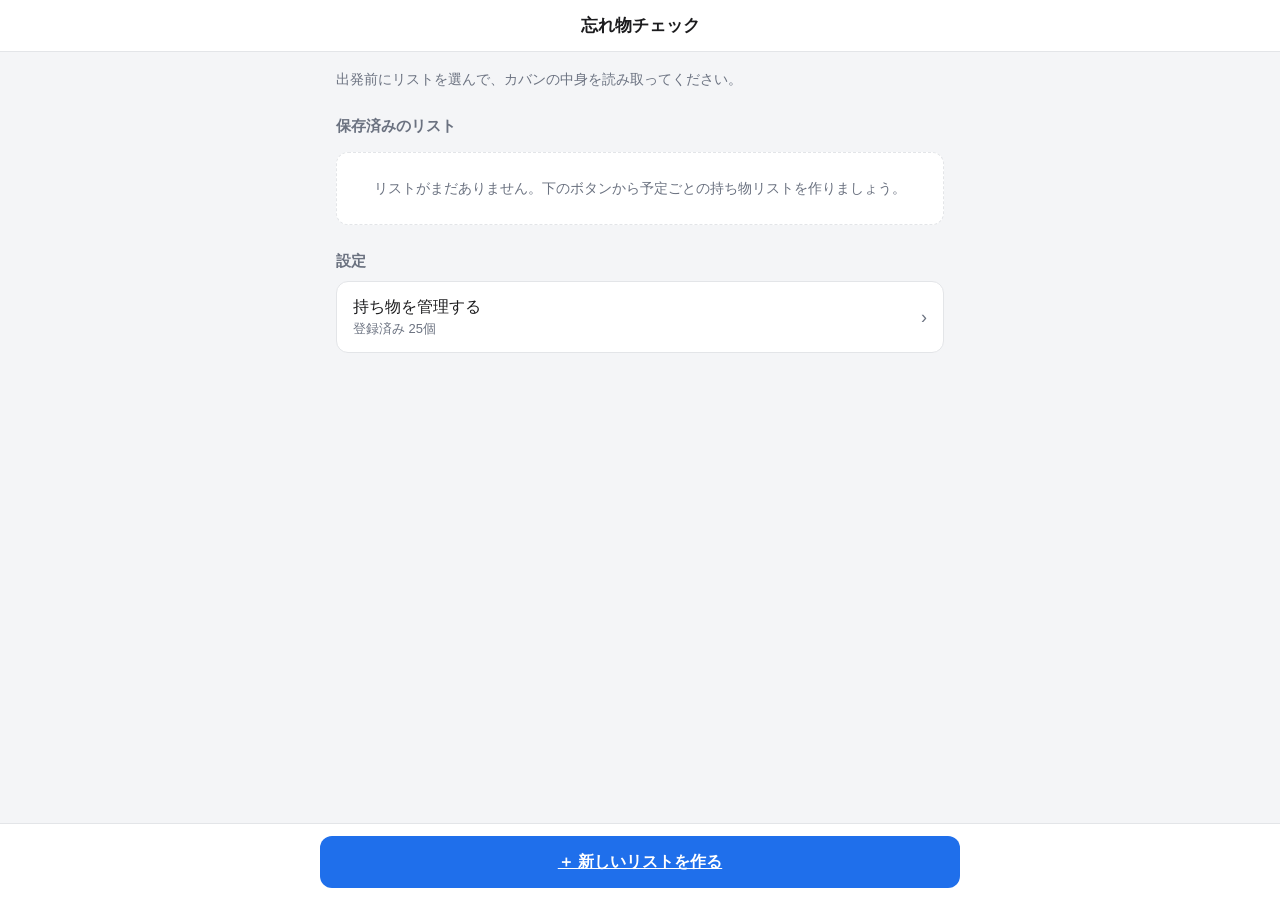
<file: index.html>
<!DOCTYPE html>
<html lang="ja">
<head>
    <meta charset="UTF-8">
    <meta name="viewport" content="width=device-width, initial-scale=1, viewport-fit=cover">
    <title>忘れ物チェック</title>
    <link rel="stylesheet" href="css/style.css">
</head>
<body>
    <header class="app-header">
        <h1>忘れ物チェック</h1>
    </header>

    <main class="container has-footer">
        <p class="lead">出発前にリストを選んで、カバンの中身を読み取ってください。</p>

        <h2 class="section-title">保存済みのリスト</h2>
        <div id="listArea"></div>

        <h2 class="section-title">設定</h2>
        <ul class="card-list">
            <li>
                <a class="row" href="items.html">
                    <span class="row-body">
                        <span class="row-title">持ち物を管理する</span>
                        <span class="row-note" id="itemCountText"></span>
                    </span>
                    <span class="row-arrow" aria-hidden="true">›</span>
                </a>
            </li>
        </ul>
    </main>

    <div class="fixed-footer">
        <div class="inner">
            <a class="btn btn-primary btn-block" href="list.html">＋ 新しいリストを作る</a>
        </div>
    </div>

    <script src="js/storage.js"></script>
    <script src="js/ui.js"></script>
    <script src="js/index.js"></script>
</body>
</html>
</file>
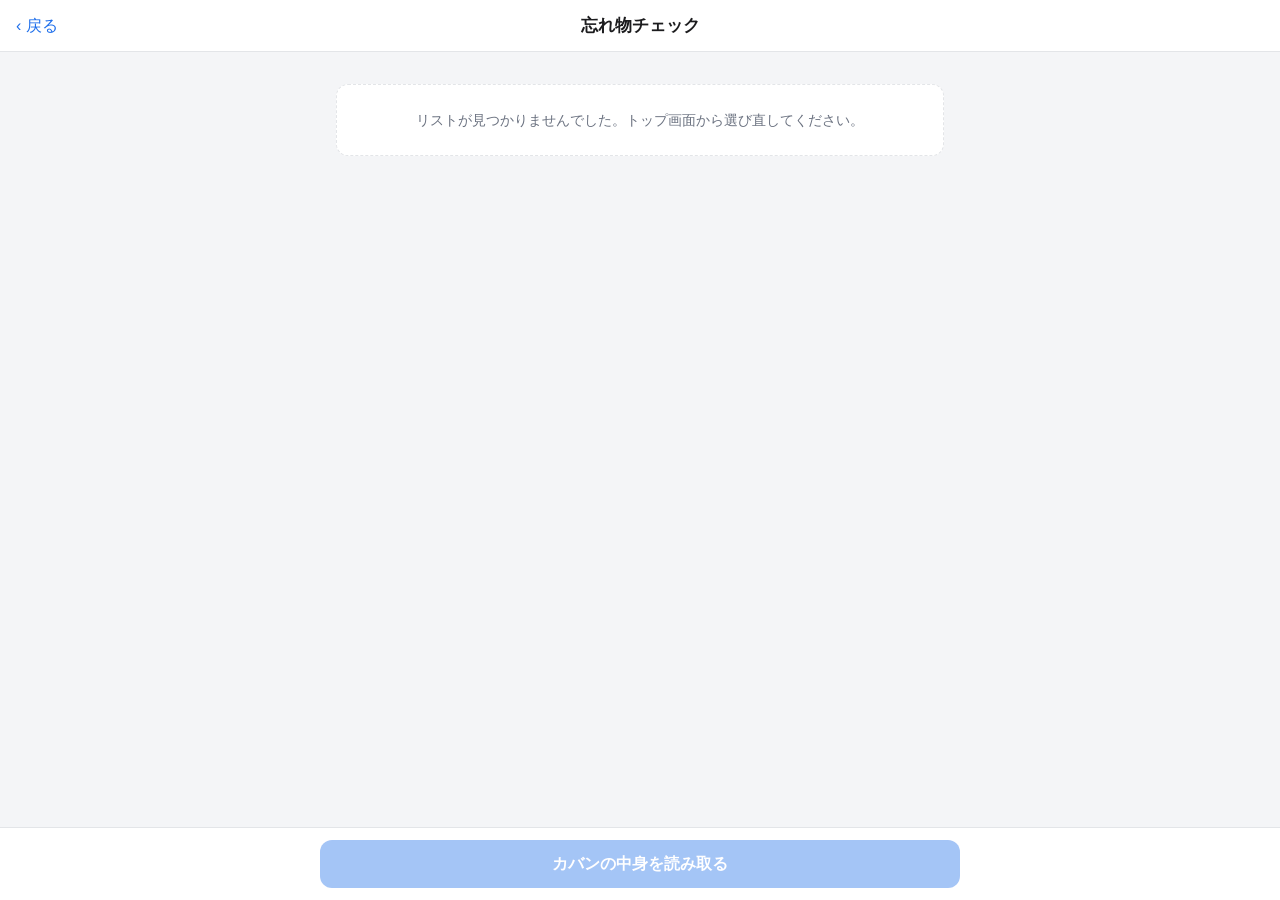
<file: check.html>
<!DOCTYPE html>
<html lang="ja">
<head>
    <meta charset="UTF-8">
    <meta name="viewport" content="width=device-width, initial-scale=1, viewport-fit=cover">
    <title>忘れ物チェック</title>
    <link rel="stylesheet" href="css/style.css">
</head>
<body>
    <header class="app-header">
        <a class="back-link" href="index.html">‹ 戻る</a>
        <h1 id="pageTitle">忘れ物チェック</h1>
    </header>

    <main class="container has-footer">
        <p class="lead" id="guideText">カバンの中身を机に広げ、全体が写るように構えて読み取ってください。</p>

        <div class="notice" id="pcNotice" hidden>
            <p>この画面は IroatoReader アプリの中ではないため、カメラでの読み取りができません。下の一覧から「持ってきた物」を選ぶと、照合の動きを確認できます。</p>
        </div>

        <div id="resultArea"></div>

        <div id="manualArea" hidden>
            <h2 class="section-title">手動でチェックする物</h2>
            <p class="lead">コードを貼れない持ち物です。入れたらチェックを付けてください。</p>
            <div id="manualList"></div>
        </div>

        <div id="simulationArea" hidden>
            <h2 class="section-title">PC確認用：持ってきた物を選ぶ</h2>
            <div id="simulationList"></div>
            <button type="button" class="btn btn-secondary btn-block spacer-top" id="simulationButton">この内容で照合する</button>
        </div>
    </main>

    <div class="fixed-footer">
        <div class="inner">
            <button type="button" class="btn btn-secondary" id="resetButton" hidden>やり直す</button>
            <button type="button" class="btn btn-primary" id="scanButton">カバンの中身を読み取る</button>
        </div>
    </div>

    <script src="js/storage.js"></script>
    <script src="js/ui.js"></script>
    <script src="js/reader.js"></script>
    <script src="js/check.js"></script>
</body>
</html>
</file>
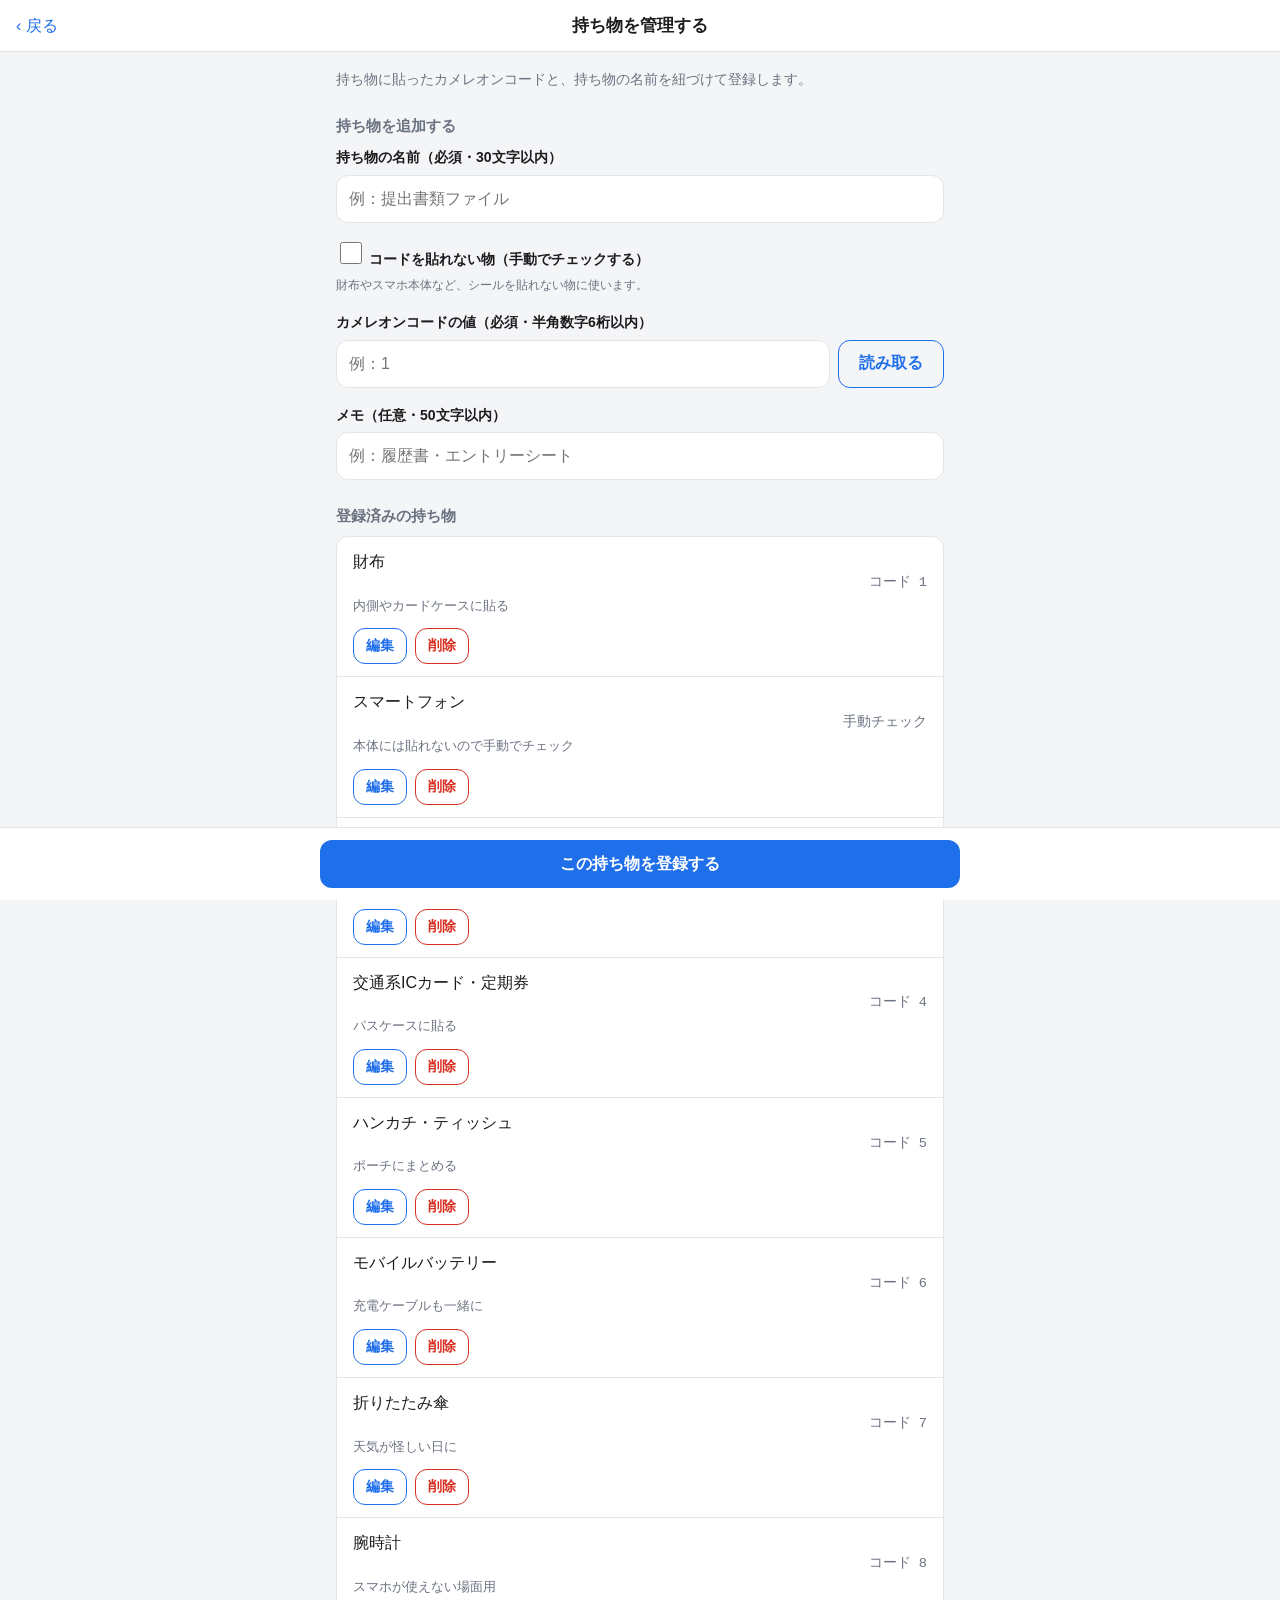
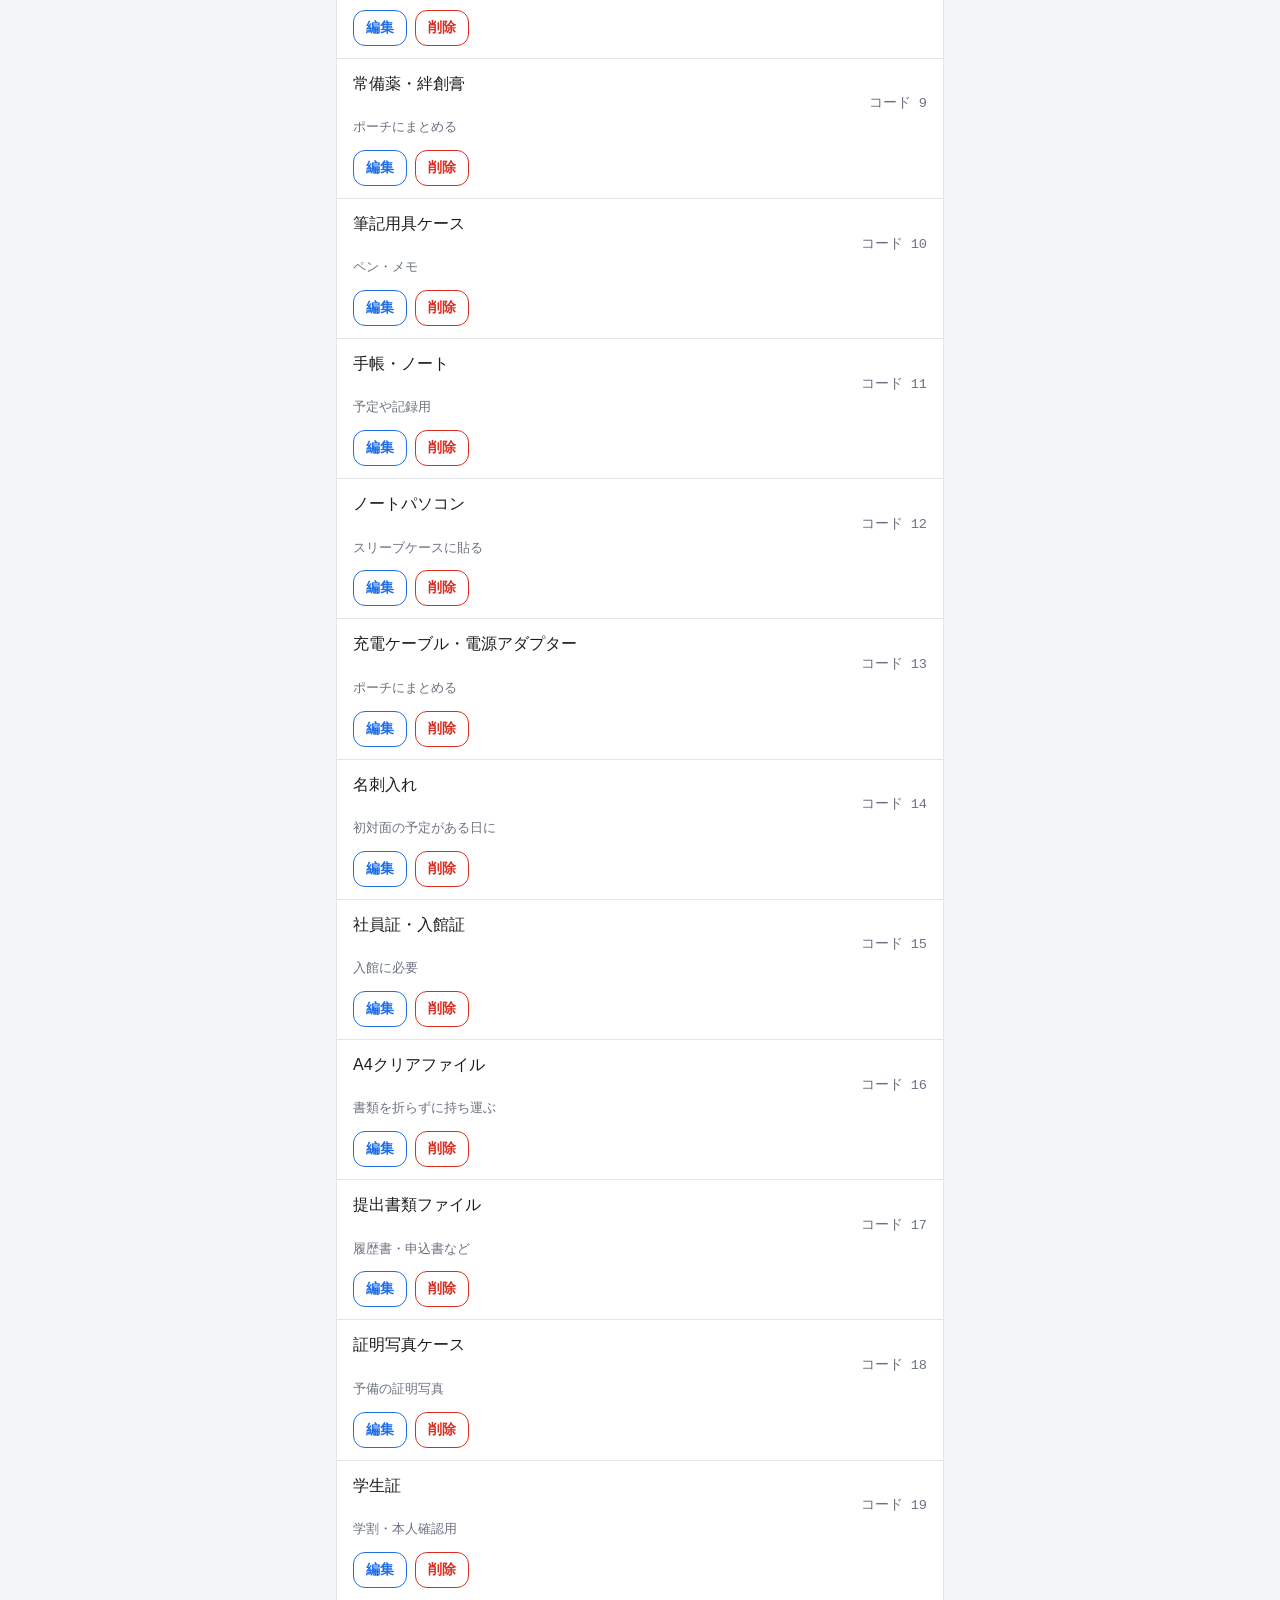
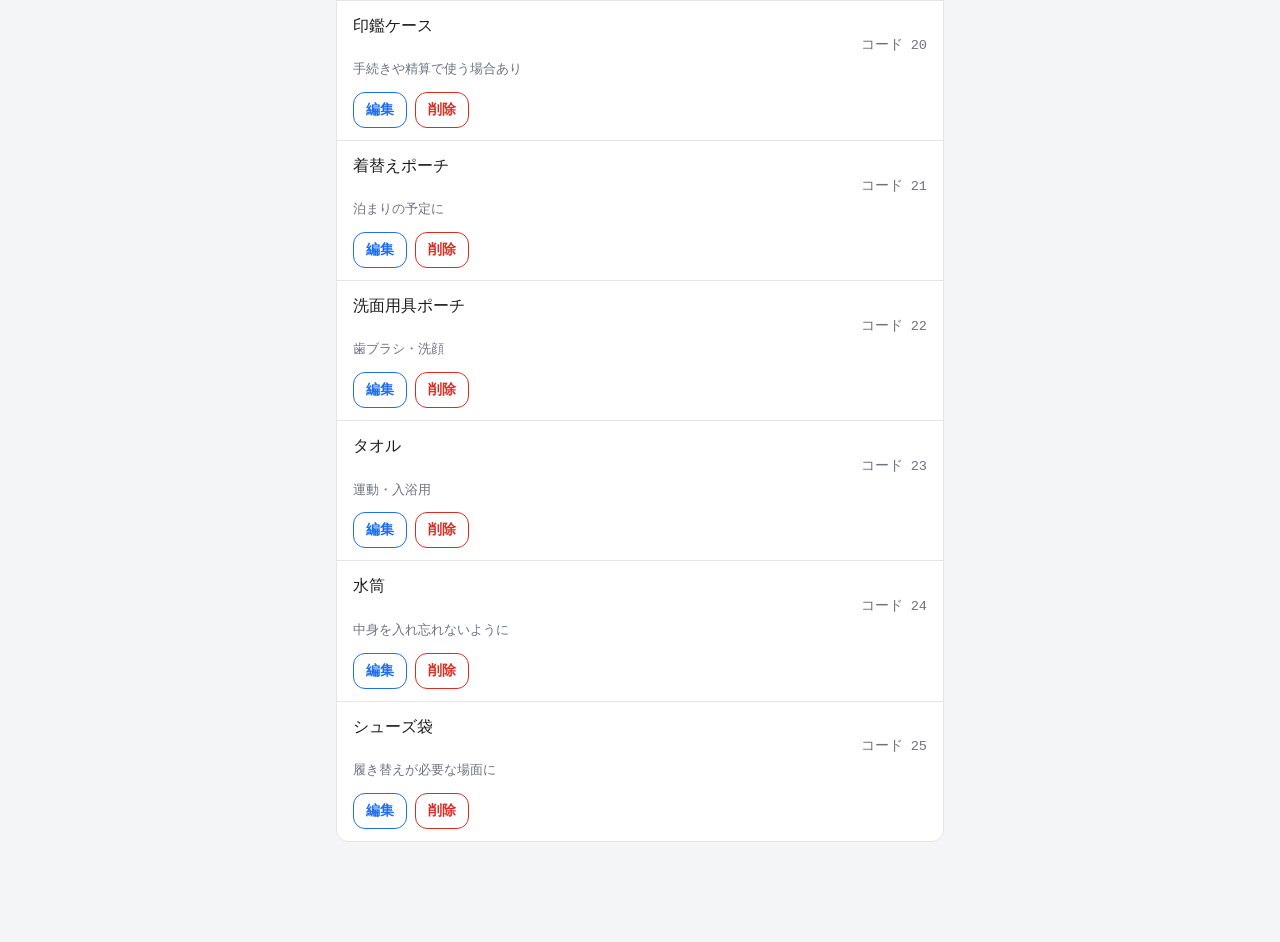
<file: items.html>
<!DOCTYPE html>
<html lang="ja">
<head>
    <meta charset="UTF-8">
    <meta name="viewport" content="width=device-width, initial-scale=1, viewport-fit=cover">
    <title>持ち物を管理する | 忘れ物チェック</title>
    <link rel="stylesheet" href="css/style.css">
</head>
<body>
    <header class="app-header">
        <a class="back-link" href="index.html">‹ 戻る</a>
        <h1>持ち物を管理する</h1>
    </header>

    <main class="container has-footer">
        <p class="lead">持ち物に貼ったカメレオンコードと、持ち物の名前を紐づけて登録します。</p>

        <h2 class="section-title" id="formTitle">持ち物を追加する</h2>

        <div class="field">
            <label for="nameInput">持ち物の名前（必須・30文字以内）</label>
            <input type="text" id="nameInput" maxlength="30" placeholder="例：提出書類ファイル">
            <p class="field-error" id="nameError" hidden></p>
        </div>

        <div class="field">
            <label class="checkbox-field" for="manualInput">
                <input type="checkbox" id="manualInput">
                コードを貼れない物（手動でチェックする）
            </label>
            <p class="field-hint">財布やスマホ本体など、シールを貼れない物に使います。</p>
        </div>

        <div class="field" id="codeField">
            <label for="codeInput">カメレオンコードの値（必須・半角数字6桁以内）</label>
            <div class="field-inline">
                <input type="text" id="codeInput" inputmode="numeric" maxlength="6" placeholder="例：1">
                <button type="button" class="btn btn-secondary" id="scanCodeButton">読み取る</button>
            </div>
            <p class="field-error" id="codeError" hidden></p>
        </div>

        <div class="field">
            <label for="noteInput">メモ（任意・50文字以内）</label>
            <input type="text" id="noteInput" maxlength="50" placeholder="例：履歴書・エントリーシート">
        </div>

        <h2 class="section-title">登録済みの持ち物</h2>
        <div id="itemArea"></div>
    </main>

    <div class="fixed-footer">
        <div class="inner">
            <button type="button" class="btn btn-secondary" id="cancelButton" hidden>キャンセル</button>
            <button type="button" class="btn btn-primary" id="saveButton">この持ち物を登録する</button>
        </div>
    </div>

    <script src="js/storage.js"></script>
    <script src="js/ui.js"></script>
    <script src="js/reader.js"></script>
    <script src="js/items.js"></script>
</body>
</html>
</file>
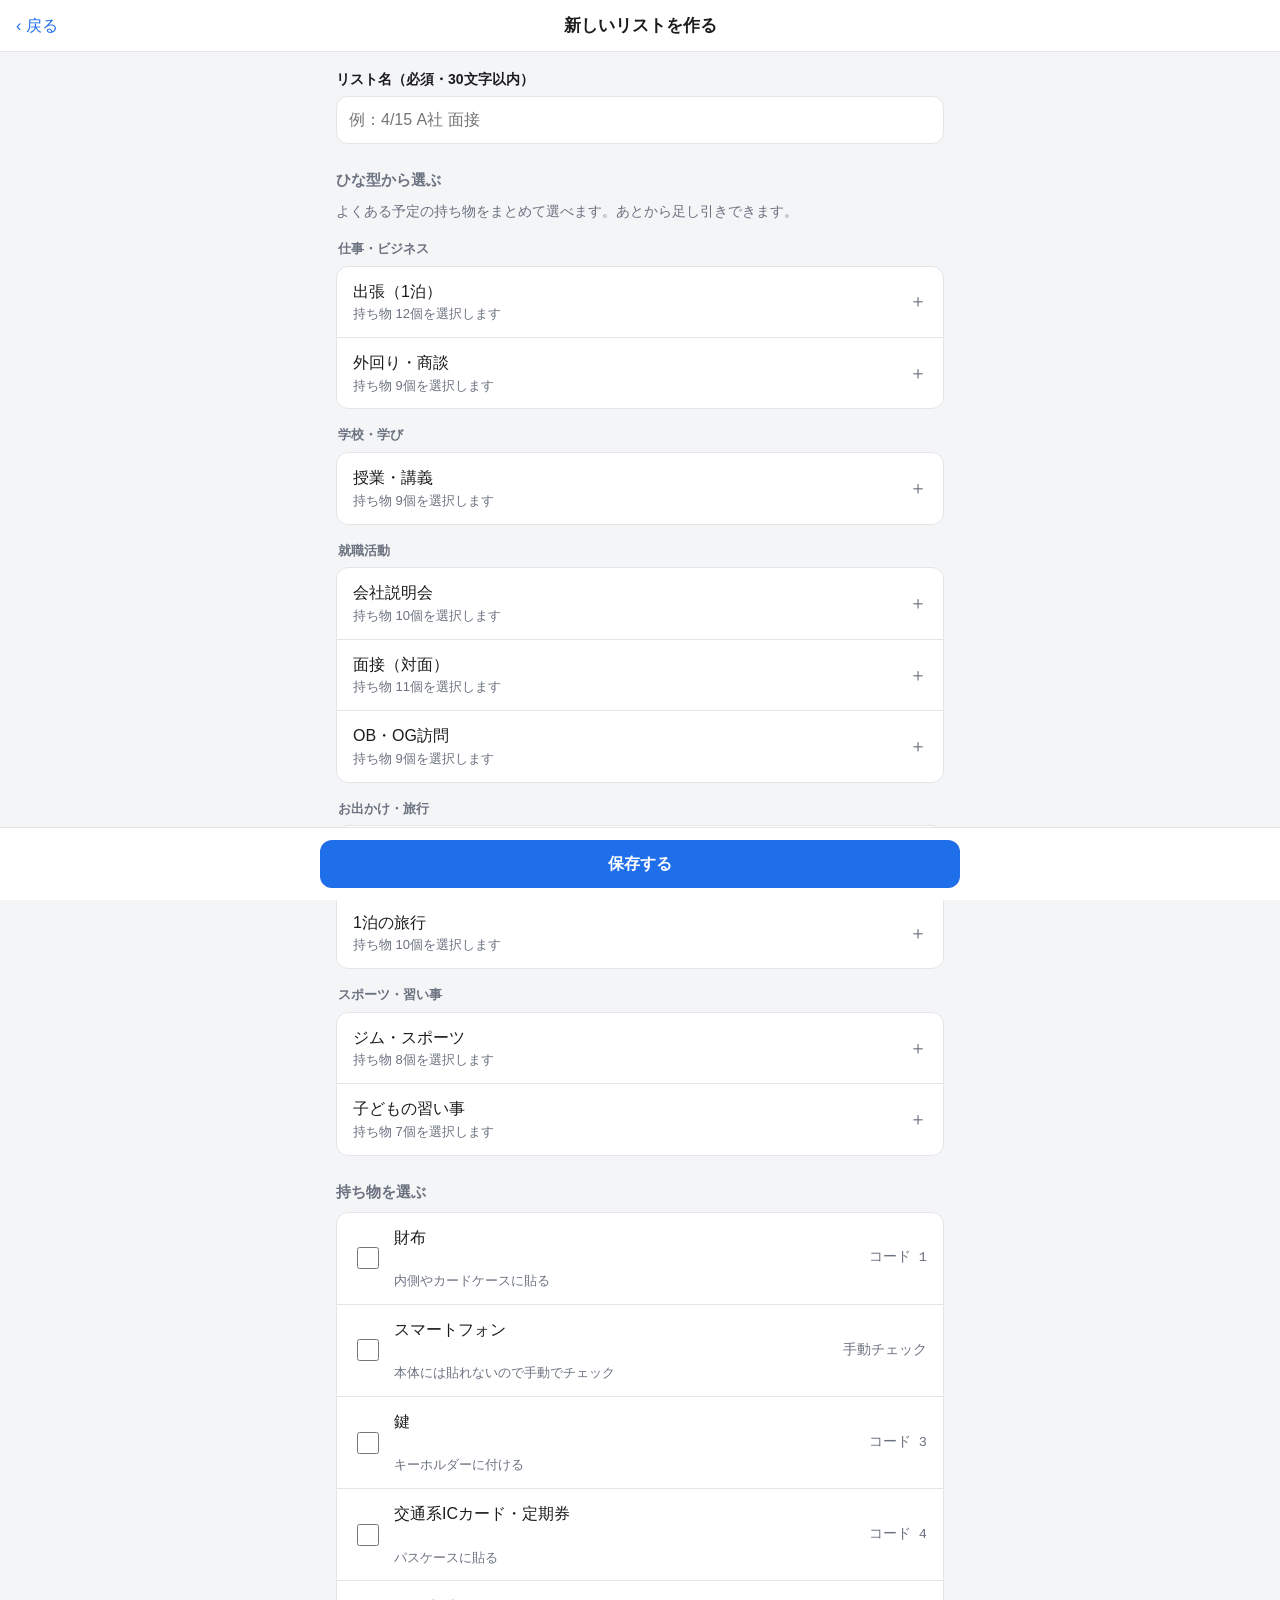
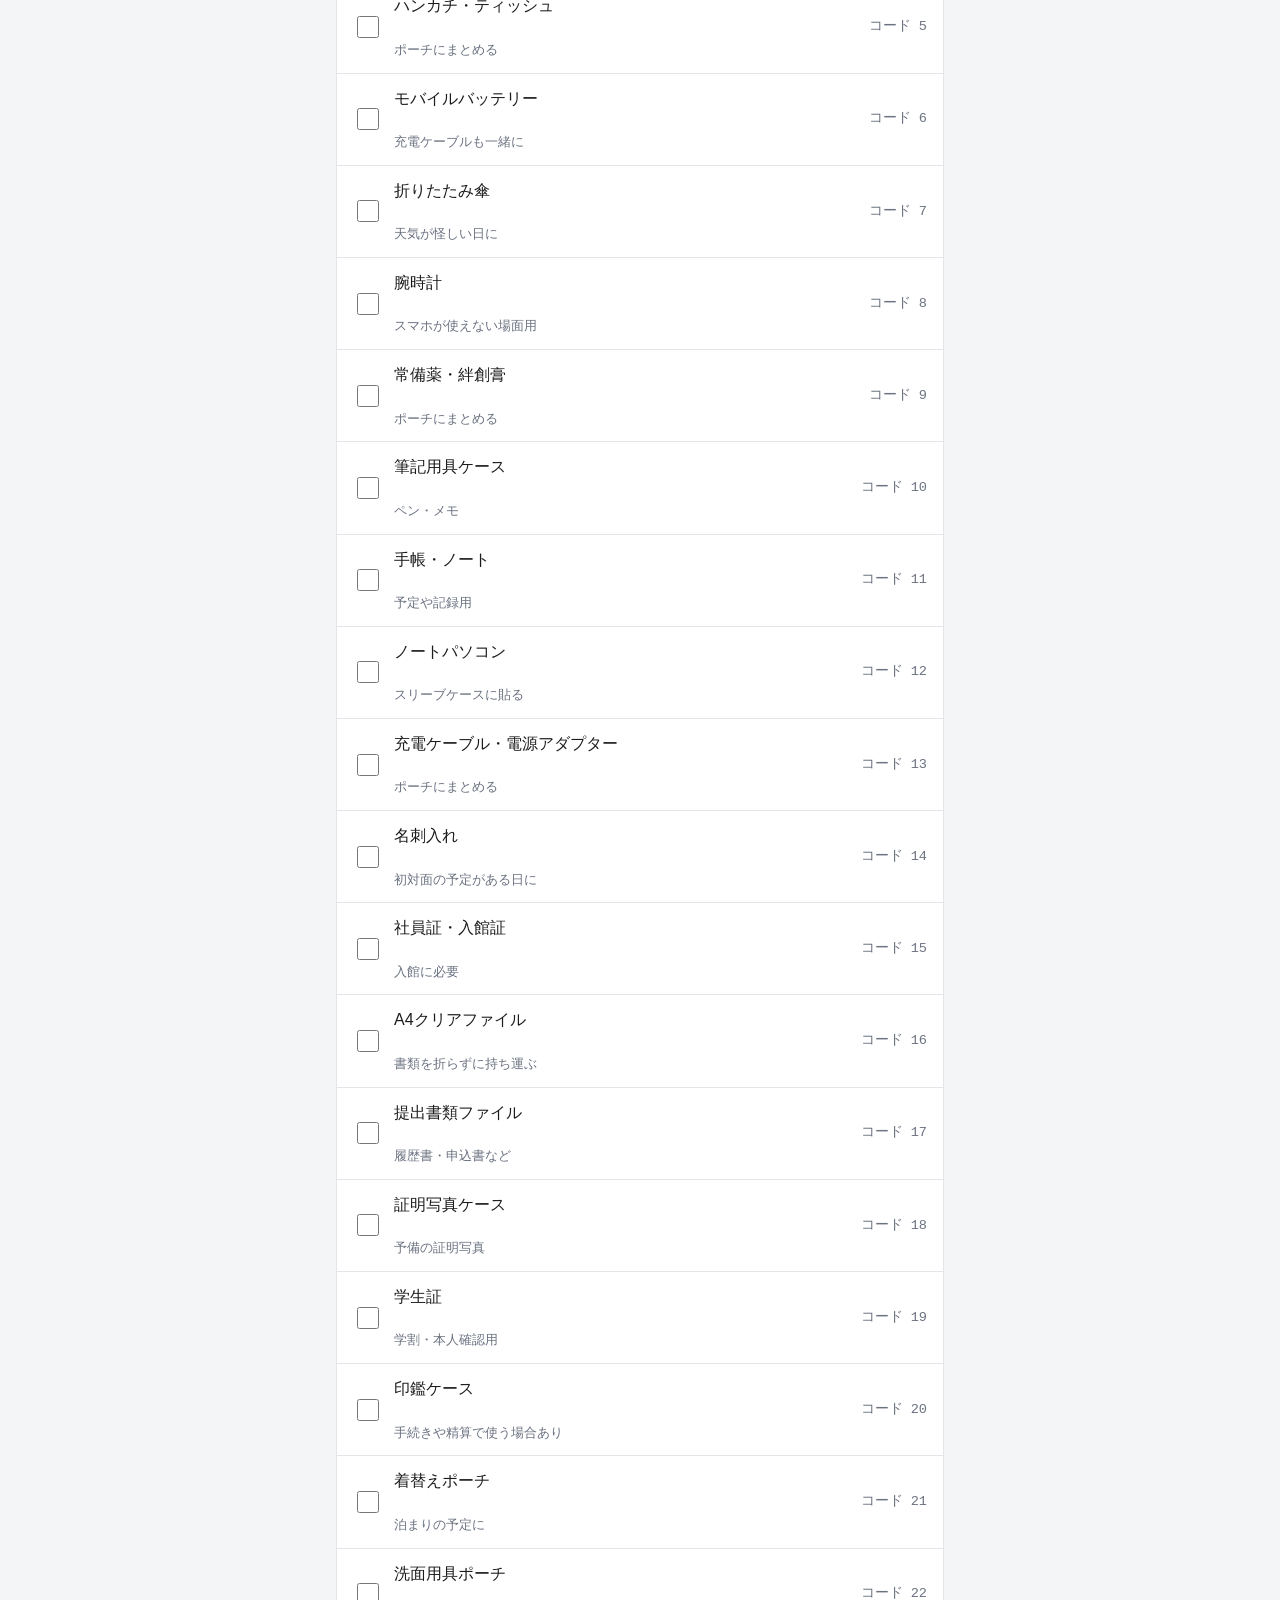
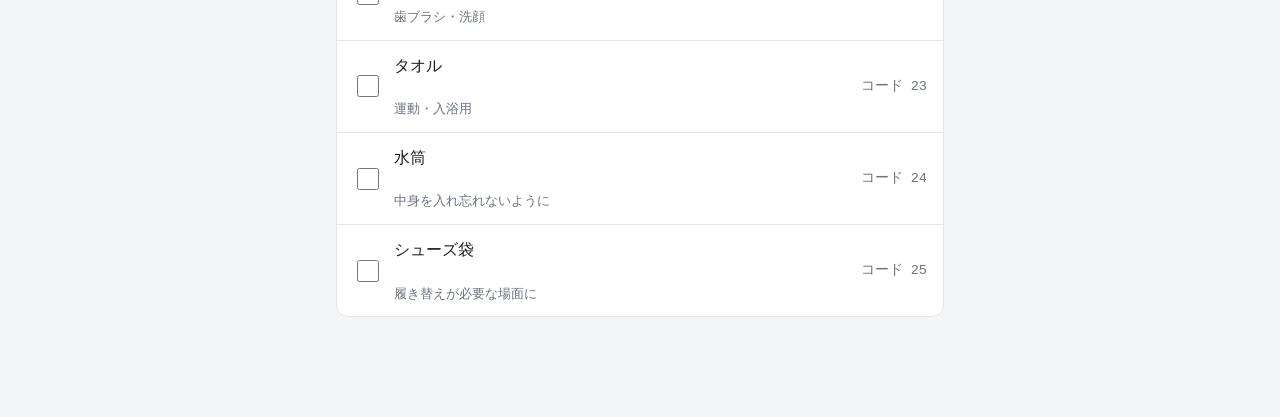
<file: list.html>
<!DOCTYPE html>
<html lang="ja">
<head>
    <meta charset="UTF-8">
    <meta name="viewport" content="width=device-width, initial-scale=1, viewport-fit=cover">
    <title>リストを作る | 忘れ物チェック</title>
    <link rel="stylesheet" href="css/style.css">
</head>
<body>
    <header class="app-header">
        <a class="back-link" href="index.html">‹ 戻る</a>
        <h1 id="pageTitle">新しいリストを作る</h1>
    </header>

    <main class="container has-footer">
        <div class="field">
            <label for="listNameInput">リスト名（必須・30文字以内）</label>
            <input type="text" id="listNameInput" maxlength="30" placeholder="例：4/15 A社 面接">
            <p class="field-error" id="listNameError" hidden></p>
        </div>

        <h2 class="section-title">ひな型から選ぶ</h2>
        <p class="lead">よくある予定の持ち物をまとめて選べます。あとから足し引きできます。</p>
        <div id="presetArea"></div>

        <h2 class="section-title">持ち物を選ぶ</h2>
        <p class="field-error" id="itemSelectError" hidden></p>
        <div id="itemArea"></div>
    </main>

    <div class="fixed-footer">
        <div class="inner">
            <button type="button" class="btn btn-primary btn-block" id="saveButton">保存する</button>
        </div>
    </div>

    <script src="js/storage.js"></script>
    <script src="js/ui.js"></script>
    <script src="js/list.js"></script>
</body>
</html>
</file>
<file: css/style.css>
@charset "UTF-8";

/* ===== 基本設定 ===== */

:root {
    --color-bg: #ffffff;
    --color-bg-sub: #f4f5f7;
    --color-text: #1c1c1e;
    --color-text-sub: #6b7280;
    --color-border: #e3e5e8;

    --color-accent: #1f6feb;
    --color-accent-dark: #1856b8;
    --color-success: #15803d;
    --color-success-bg: #e7f6ec;
    --color-danger: #d92d20;
    --color-danger-bg: #fdecea;
    --color-warn: #b45309;
    --color-warn-bg: #fef6e7;

    --header-height: 52px;
    --footer-height: 76px;
    --radius: 12px;
}

* {
    box-sizing: border-box;
}

/* hidden 属性を付けた要素は、他の display 指定より優先して隠す */
[hidden] {
    display: none !important;
}

html,
body {
    margin: 0;
    padding: 0;
}

body {
    background-color: var(--color-bg-sub);
    color: var(--color-text);
    font-family: -apple-system, BlinkMacSystemFont, "Hiragino Sans",
        "Hiragino Kaku Gothic ProN", "Noto Sans JP", "Yu Gothic", sans-serif;
    font-size: 16px;
    line-height: 1.6;
    -webkit-text-size-adjust: 100%;
}

/* コード値は等幅フォントで表示する */
.code-value {
    font-family: "SF Mono", "Menlo", "Consolas", monospace;
    font-size: 0.85em;
    color: var(--color-text-sub);
}

/* ===== ヘッダー ===== */

.app-header {
    position: fixed;
    top: 0;
    left: 0;
    right: 0;
    height: var(--header-height);
    display: flex;
    align-items: center;
    justify-content: center;
    background-color: var(--color-bg);
    border-bottom: 1px solid var(--color-border);
    padding-top: env(safe-area-inset-top);
    height: calc(var(--header-height) + env(safe-area-inset-top));
    z-index: 20;
}

.app-header h1 {
    margin: 0;
    font-size: 17px;
    font-weight: 600;
}

.back-link {
    position: absolute;
    left: 12px;
    color: var(--color-accent);
    text-decoration: none;
    font-size: 16px;
    padding: 8px 4px;
}

/* ===== レイアウト ===== */

.container {
    max-width: 640px;
    margin: 0 auto;
    padding: 16px;
    padding-top: calc(var(--header-height) + env(safe-area-inset-top) + 16px);
    padding-bottom: 32px;
}

/* 下部固定ボタンがある画面は、その分の余白を確保する */
.container.has-footer {
    padding-bottom: calc(var(--footer-height) + env(safe-area-inset-bottom) + 24px);
}

.lead {
    color: var(--color-text-sub);
    font-size: 14px;
    margin: 0 0 16px;
}

.section-title {
    font-size: 15px;
    font-weight: 600;
    margin: 24px 0 8px;
    color: var(--color-text-sub);
}

/* ひな型をカテゴリごとに区切る見出し */
.preset-category {
    font-size: 13px;
    font-weight: 600;
    color: var(--color-text-sub);
    margin: 16px 0 6px;
    padding-left: 2px;
}

.preset-category:first-child {
    margin-top: 0;
}

.spacer-top {
    margin-top: 16px;
}

.empty-message {
    background-color: var(--color-bg);
    border: 1px dashed var(--color-border);
    border-radius: var(--radius);
    padding: 24px 16px;
    text-align: center;
    color: var(--color-text-sub);
    font-size: 14px;
}

/* ===== ボタン ===== */

.btn {
    display: inline-flex;
    align-items: center;
    justify-content: center;
    min-height: 48px;
    padding: 12px 20px;
    border: 1px solid transparent;
    border-radius: var(--radius);
    background-color: var(--color-bg);
    color: var(--color-accent);
    font-size: 16px;
    font-family: inherit;
    font-weight: 600;
    cursor: pointer;
    -webkit-appearance: none;
    transition: opacity 0.15s ease;
}

.btn:active {
    opacity: 0.6;
}

.btn-primary {
    background-color: var(--color-accent);
    color: #ffffff;
}

.btn-secondary {
    background-color: transparent;
    border-color: var(--color-accent);
    color: var(--color-accent);
}

.btn-danger {
    background-color: transparent;
    border-color: var(--color-danger);
    color: var(--color-danger);
}

.btn-block {
    display: flex;
    width: 100%;
}

.btn-small {
    min-height: 36px;
    padding: 6px 12px;
    font-size: 14px;
}

.btn:disabled {
    opacity: 0.4;
    cursor: default;
}

/* ===== 下部固定フッター ===== */

.fixed-footer {
    position: fixed;
    left: 0;
    right: 0;
    bottom: 0;
    background-color: var(--color-bg);
    border-top: 1px solid var(--color-border);
    padding: 12px 16px;
    padding-bottom: calc(12px + env(safe-area-inset-bottom));
    z-index: 20;
}

.fixed-footer .inner {
    max-width: 640px;
    margin: 0 auto;
    display: flex;
    gap: 8px;
}

.fixed-footer .btn {
    flex: 1;
}

/* ===== リスト ===== */

.card-list {
    list-style: none;
    margin: 0;
    padding: 0;
    background-color: var(--color-bg);
    border: 1px solid var(--color-border);
    border-radius: var(--radius);
    overflow: hidden;
}

.card-list > li {
    border-bottom: 1px solid var(--color-border);
}

.card-list > li:last-child {
    border-bottom: none;
}

/* 行全体をタップ領域にする */
.row {
    display: flex;
    align-items: center;
    gap: 12px;
    width: 100%;
    min-height: 56px;
    padding: 12px 16px;
    background: none;
    border: none;
    font: inherit;
    color: inherit;
    text-align: left;
    text-decoration: none;
    cursor: pointer;
}

.row:active {
    background-color: var(--color-bg-sub);
}

/* タップできない表示専用の行 */
.row-static,
.row-static:active {
    cursor: default;
    background-color: transparent;
}

.row-body {
    flex: 1;
    min-width: 0;
}

/* 名前とメモが同じ行に並ばないよう、それぞれを行として扱う */
.row-title {
    display: block;
    font-size: 16px;
    font-weight: 500;
    word-break: break-word;
}

.row-note {
    display: block;
    font-size: 13px;
    color: var(--color-text-sub);
    word-break: break-word;
}

/* 名前との間に1行ぶんの余白を空け、説明を独立して読めるようにする */
.row-note-below {
    margin-top: 1.6em;
}

.row-arrow {
    color: var(--color-text-sub);
    font-size: 18px;
    flex-shrink: 0;
}

/* コード値は行の右端にまとめる。名前やメモとくっついて読めなくなるのを防ぐ */
.row-code {
    flex-shrink: 0;
    margin-left: auto;
    padding-left: 12px;
    text-align: right;
    white-space: nowrap;
}

.row-actions {
    display: flex;
    gap: 8px;
    padding: 0 16px 12px;
}

/* チェックボックス付きの行 */
.check-row {
    display: flex;
    align-items: center;
    gap: 12px;
    min-height: 56px;
    padding: 12px 16px;
    cursor: pointer;
}

.check-row input[type="checkbox"] {
    width: 22px;
    height: 22px;
    flex-shrink: 0;
    accent-color: var(--color-accent);
}

/* ===== 入力フォーム ===== */

.field {
    margin-bottom: 16px;
}

.field label {
    display: block;
    font-size: 14px;
    font-weight: 600;
    margin-bottom: 6px;
}

.field input[type="text"] {
    width: 100%;
    min-height: 48px;
    padding: 10px 12px;
    border: 1px solid var(--color-border);
    border-radius: var(--radius);
    background-color: var(--color-bg);
    font-size: 16px;
    font-family: inherit;
    color: var(--color-text);
    -webkit-appearance: none;
}

.field input[type="text"]:focus {
    outline: 2px solid var(--color-accent);
    outline-offset: -1px;
}

.field-hint {
    font-size: 12px;
    color: var(--color-text-sub);
    margin-top: 4px;
}

.field-error {
    font-size: 13px;
    color: var(--color-danger);
    margin-top: 4px;
}

.field-inline {
    display: flex;
    gap: 8px;
    align-items: flex-start;
}

.field-inline input[type="text"] {
    flex: 1;
}

.checkbox-field {
    display: flex;
    align-items: center;
    gap: 10px;
    font-size: 15px;
    cursor: pointer;
}

.checkbox-field input[type="checkbox"] {
    width: 22px;
    height: 22px;
    accent-color: var(--color-accent);
}

/* ===== お知らせ ===== */

.notice {
    background-color: var(--color-warn-bg);
    border: 1px solid #f0d9a8;
    border-radius: var(--radius);
    padding: 12px 16px;
    font-size: 13px;
    color: var(--color-warn);
    margin-bottom: 16px;
}

.notice p {
    margin: 0;
}

/* ===== 照合結果 ===== */

.result-block {
    border-radius: var(--radius);
    margin-bottom: 16px;
    overflow: hidden;
}

/* 足りない物：最も目立たせる */
.result-missing {
    background-color: var(--color-danger-bg);
    border: 2px solid var(--color-danger);
    padding: 16px;
}

.result-missing .result-heading {
    font-size: 22px;
    font-weight: 700;
    color: var(--color-danger);
    margin: 0 0 12px;
}

.result-missing ul {
    list-style: none;
    margin: 0;
    padding: 0;
}

.result-missing li {
    font-size: 19px;
    font-weight: 600;
    padding: 8px 0;
    border-bottom: 1px solid rgba(217, 45, 32, 0.2);
}

.result-missing li:last-child {
    border-bottom: none;
}

.result-missing .row-note {
    font-size: 13px;
    font-weight: 400;
}

/* すべて揃った場合の完了表示 */
.result-complete {
    background-color: var(--color-success-bg);
    border: 2px solid var(--color-success);
    padding: 24px 16px;
    text-align: center;
}

.result-complete .result-heading {
    font-size: 24px;
    font-weight: 700;
    color: var(--color-success);
    margin: 0 0 4px;
}

.result-complete p {
    margin: 0;
    font-size: 15px;
    color: var(--color-success);
}

/* 揃っている物：何が揃ったかすぐ分かるよう、そのまま一覧で見せる */
.result-ok {
    background-color: var(--color-bg);
    border: 1px solid var(--color-border);
    padding: 14px 16px;
}

.result-ok .result-heading {
    font-size: 15px;
    font-weight: 600;
    color: var(--color-success);
    margin: 0 0 6px;
}

.result-ok ul {
    list-style: none;
    margin: 0;
    padding: 0;
}

.result-ok li {
    padding: 6px 0;
    font-size: 15px;
}

/* リスト外の物：問題ではなく参考情報なので、警告色を使わず折りたたんでおく */
.result-extra {
    background-color: var(--color-bg);
    border: 1px solid var(--color-border);
}

.result-extra summary {
    padding: 14px 16px;
    font-size: 15px;
    font-weight: 600;
    color: var(--color-text-sub);
    cursor: pointer;
    list-style: none;
}

.result-extra summary::-webkit-details-marker {
    display: none;
}

.result-extra summary::after {
    content: "▼";
    float: right;
    font-size: 11px;
    color: var(--color-text-sub);
}

.result-extra[open] summary::after {
    content: "▲";
}

.result-extra .result-caption {
    font-size: 13px;
    color: var(--color-text-sub);
    margin: 0 16px 6px;
}

.result-extra ul {
    list-style: none;
    margin: 0;
    padding: 0 16px 12px;
}

.result-extra li {
    font-size: 14px;
    padding: 4px 0;
    color: var(--color-text-sub);
}

/* ===== トースト通知 ===== */

.toast {
    position: fixed;
    left: 16px;
    right: 16px;
    bottom: calc(var(--footer-height) + env(safe-area-inset-bottom) + 12px);
    max-width: 608px;
    margin: 0 auto;
    background-color: rgba(28, 28, 30, 0.92);
    color: #ffffff;
    border-radius: var(--radius);
    padding: 12px 16px;
    font-size: 14px;
    text-align: center;
    opacity: 0;
    transform: translateY(8px);
    transition: opacity 0.2s ease, transform 0.2s ease;
    pointer-events: none;
    z-index: 40;
}

.toast.is-visible {
    opacity: 1;
    transform: translateY(0);
}

/* ===== モーダル ===== */

.modal-overlay {
    position: fixed;
    inset: 0;
    background-color: rgba(0, 0, 0, 0.45);
    display: flex;
    align-items: center;
    justify-content: center;
    padding: 24px;
    z-index: 50;
    opacity: 0;
    transition: opacity 0.2s ease;
}

.modal-overlay.is-visible {
    opacity: 1;
}

.modal-card {
    background-color: var(--color-bg);
    border-radius: 16px;
    padding: 20px;
    width: 100%;
    max-width: 340px;
    transform: scale(0.95);
    transition: transform 0.2s ease;
}

.modal-overlay.is-visible .modal-card {
    transform: scale(1);
}

.modal-card h2 {
    margin: 0 0 8px;
    font-size: 17px;
}

.modal-card p {
    margin: 0 0 20px;
    font-size: 14px;
    color: var(--color-text-sub);
}

.modal-actions {
    display: flex;
    gap: 8px;
}

.modal-actions .btn {
    flex: 1;
}

/* ===== 画面切り替えのアニメーション ===== */

.container,
.fixed-footer {
    animation: fade-in 0.25s ease;
}

@keyframes fade-in {
    from {
        opacity: 0;
        transform: translateY(6px);
    }
    to {
        opacity: 1;
        transform: translateY(0);
    }
}

@media (prefers-reduced-motion: reduce) {
    * {
        animation: none !important;
        transition: none !important;
    }
}
</file>
